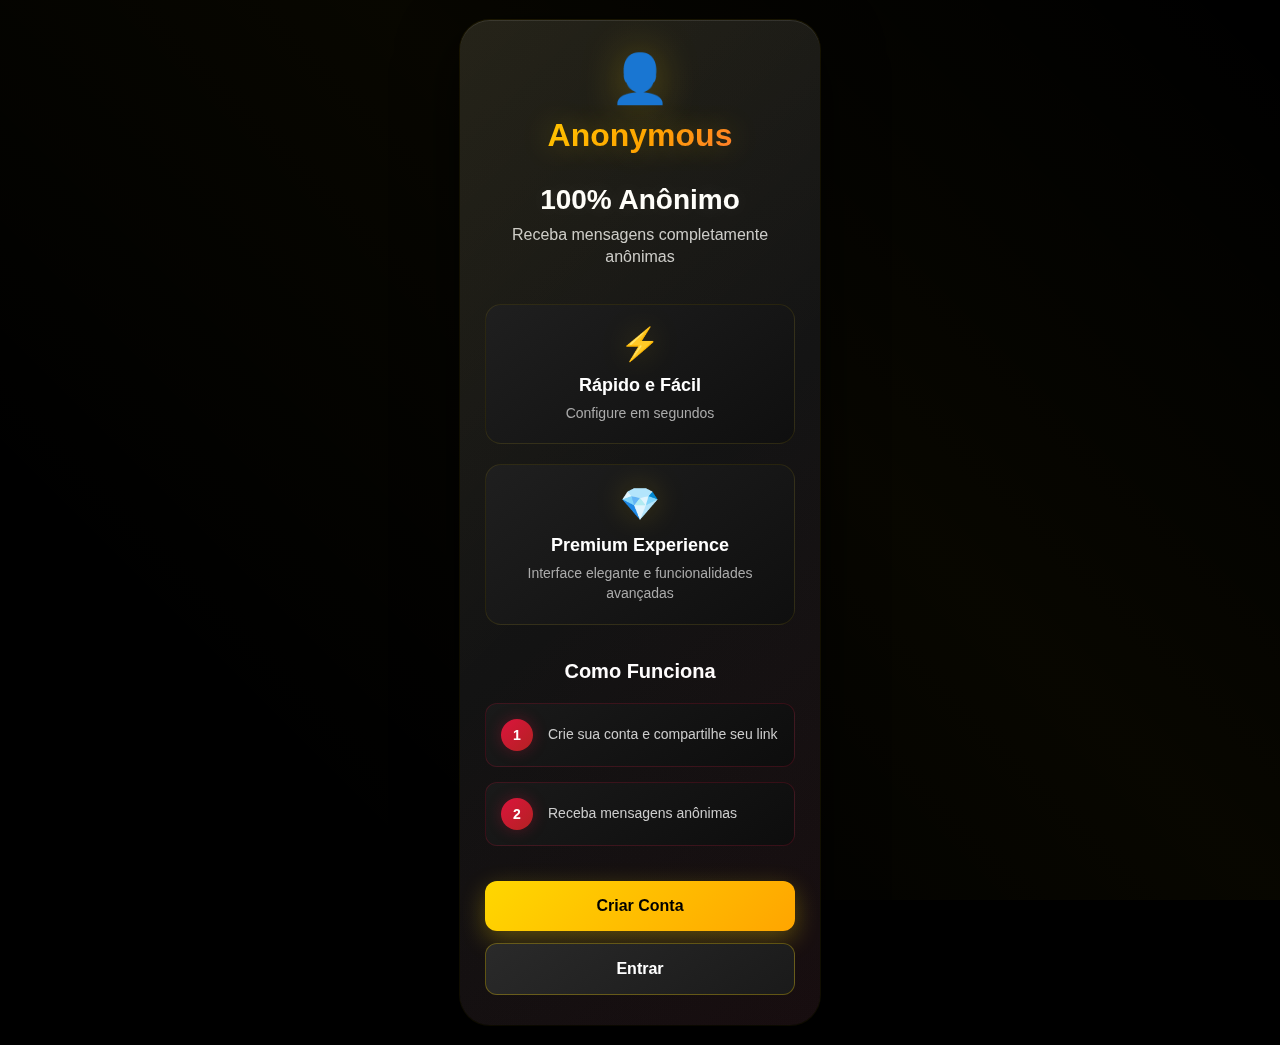
<file: index.html>
<!DOCTYPE html>
<html lang="pt-BR">
<head>
    <meta charset="UTF-8">
    <meta name="viewport" content="width=device-width, initial-scale=1.0">
    <title>Anonymous - Mensagens Anônimas</title>
    <link rel="stylesheet" href="styles.css">
    <link rel="icon" href="data:image/svg+xml,<svg xmlns='http://www.w3.org/2000/svg' viewBox='0 0 100 100'><text y='.9em' font-size='90'>👤</text></svg>">
</head>
<body>
    <div class="container">
        <div class="phone-frame">
            <!-- Página de envio de mensagem (quando tem parâmetro ?u=) -->
            <div id="sendPage" style="display: none;">
                <div class="header">
                    <div class="icon">👤</div>
                    <h1>Anonymous</h1>
                    <p id="targetUser">Envie uma mensagem anônima</p>
                </div>
                
                <form id="messageForm">
                    <div class="form-group">
                        <label for="message">Sua mensagem anônima</label>
                        <textarea id="message" name="message" required 
                                  placeholder="Digite sua mensagem aqui..." 
                                  maxlength="500" rows="6"></textarea>
                        <div style="text-align: right; font-size: 12px; color: #888; margin-top: 5px;">
                            <span id="charCount">0</span>/500 caracteres
                        </div>
                    </div>
                    
                    <!-- Captcha simples -->
                    <div class="form-group">
                        <label>Verificação (some os números):</label>
                        <div style="display: flex; align-items: center; gap: 10px;">
                            <span id="captchaQuestion" style="color: #FFD700; font-size: 18px; font-weight: 600;"></span>
                            <input type="number" id="captchaAnswer" required 
                                   style="width: 80px;" placeholder="?">
                        </div>
                    </div>
                    
                    <button type="submit" class="btn-primary" id="submitBtn">
                        Enviar Mensagem
                    </button>
                </form>
                
                <div class="warning">
                    <strong>🔒 Privacidade:</strong> Sua mensagem será enviada de forma completamente anônima. O destinatário não saberá quem enviou.
                </div>
                
                <a href="javascript:showHomePage()" class="back-link">← Voltar ao início</a>
            </div>

            <!-- Página inicial (quando não tem parâmetros) -->
            <div id="homePage">
                <div class="header">
                    <div class="icon">👤</div>
                    <h1>Anonymous</h1>
                </div>
                
                <div class="hero">
                    <h2>100% Anônimo</h2>
                    <p>Receba mensagens completamente anônimas</p>
                </div>
                
                <div class="features">
                    <div class="feature">
                        <span class="feature-icon">⚡</span>
                        <h3>Rápido e Fácil</h3>
                        <p>Configure em segundos</p>
                    </div>
                    
                    <div class="feature">
                        <span class="feature-icon">💎</span>
                        <h3>Premium Experience</h3>
                        <p>Interface elegante e funcionalidades avançadas</p>
                    </div>
                </div>
                
                <div class="how-it-works">
                    <h3>Como Funciona</h3>
                    <div class="steps">
                        <div class="step">
                            <span class="step-number">1</span>
                            <p>Crie sua conta e compartilhe seu link</p>
                        </div>
                        <div class="step">
                            <span class="step-number">2</span>
                            <p>Receba mensagens anônimas</p>
                        </div>
                    </div>
                </div>
                
                <div class="cta-buttons">
                    <button class="btn-primary" onclick="window.location.href='register.html'">
                        Criar Conta
                    </button>
                    <button class="btn-secondary" onclick="window.location.href='login.html'">
                        Entrar
                    </button>
                </div>
            </div>
        </div>
    </div>
    
    <!-- Modal de sucesso -->
    <div class="modal" id="successModal">
        <div class="modal-content" style="text-align: center;">
            <div style="font-size: 48px; margin-bottom: 20px;">✅</div>
            <h3 style="color: #28a745; margin-bottom: 15px;">Mensagem Enviada!</h3>
            <p style="color: #cccccc; margin-bottom: 25px;">
                Sua mensagem anônima foi enviada com sucesso!
            </p>
            
            <div style="background: rgba(255, 215, 0, 0.1); border: 1px solid rgba(255, 215, 0, 0.3); border-radius: 8px; padding: 15px; margin-bottom: 25px;">
                <p style="color: #FFD700; font-weight: 600; margin-bottom: 10px;">
                    Quer receber mensagens também?
                </p>
                <p style="color: #cccccc; font-size: 14px;">
                    Crie sua conta e comece a receber mensagens anônimas!
                </p>
            </div>
            
            <div style="display: grid; gap: 10px;">
                <button class="btn-primary" onclick="window.location.href='register.html'">
                    Criar Minha Conta
                </button>
                <button class="btn-secondary" onclick="closeSuccessModal()">
                    Fechar
                </button>
            </div>
        </div>
    </div>
    
    <script src="app.js"></script>
    <script src="animations.js"></script>
    <script>
        let targetSlug = null;
        let captchaAnswer = 0;
        
        // Verificar se é página de envio ou home
        function checkPageType() {
            const userSlug = Utils.getUrlParameter('u');
            
            if (userSlug) {
                // Mostrar página de envio
                targetSlug = userSlug;
                showSendPage();
            } else {
                // Mostrar página inicial
                showHomePage();
            }
        }
        
        function showSendPage() {
            document.getElementById('homePage').style.display = 'none';
            document.getElementById('sendPage').style.display = 'block';
            
            // Verificar se usuário existe
            if (!checkUserExists(targetSlug)) {
                return;
            }
            
            // Configurar página
            generateCaptcha();
            setupCharCounter();
            
            // Atualizar título
            document.title = `Enviar mensagem para ${targetSlug} - Anonymous`;
        }
        
        function showHomePage() {
            document.getElementById('sendPage').style.display = 'none';
            document.getElementById('homePage').style.display = 'block';
            document.title = 'Anonymous - Mensagens Anônimas';
            
            // Limpar URL
            if (window.location.search) {
                window.history.replaceState({}, document.title, window.location.pathname);
            }
        }
        
        // Verificar se usuário existe
        function checkUserExists(slug) {
            const user = UserManager.getUserBySlug(slug);
            
            if (user) {
                document.getElementById('targetUser').textContent = 
                    `Envie uma mensagem anônima para ${user.username}`;
                return true;
            } else {
                document.getElementById('targetUser').innerHTML = 
                    '<span style="color: #dc3545;">Usuário não encontrado</span>';
                document.getElementById('messageForm').style.display = 'none';
                return false;
            }
        }
        
        // Gerar captcha simples
        function generateCaptcha() {
            const num1 = Math.floor(Math.random() * 10) + 1;
            const num2 = Math.floor(Math.random() * 10) + 1;
            captchaAnswer = num1 + num2;
            document.getElementById('captchaQuestion').textContent = `${num1} + ${num2} =`;
        }
        
        // Contador de caracteres
        function setupCharCounter() {
            const textarea = document.getElementById('message');
            const charCount = document.getElementById('charCount');
            
            if (!textarea || !charCount) return;
            
            textarea.addEventListener('input', function() {
                const count = this.value.length;
                charCount.textContent = count;
                
                if (count > 450) {
                    charCount.style.color = '#dc3545';
                } else if (count > 400) {
                    charCount.style.color = '#ffc107';
                } else {
                    charCount.style.color = '#888';
                }
            });
        }
        
        // Enviar mensagem
        document.addEventListener('DOMContentLoaded', function() {
            const messageForm = document.getElementById('messageForm');
            if (messageForm) {
                messageForm.addEventListener('submit', function(e) {
                    e.preventDefault();
                    
                    const submitBtn = document.getElementById('submitBtn');
                    const originalText = submitBtn.textContent;
                    
                    try {
                        const message = document.getElementById('message').value.trim();
                        const userCaptcha = parseInt(document.getElementById('captchaAnswer').value);
                        
                        // Validações
                        if (!message) {
                            throw new Error('Mensagem não pode estar vazia');
                        }
                        
                        if (message.length > 500) {
                            throw new Error('Mensagem muito longa (máximo 500 caracteres)');
                        }
                        
                        if (userCaptcha !== captchaAnswer) {
                            throw new Error('Verificação incorreta. Tente novamente.');
                        }
                        
                        submitBtn.innerHTML = '<span class="loading"></span> Enviando...';
                        submitBtn.disabled = true;
                        
                        // Enviar mensagem
                        MessageManager.sendMessage(targetSlug, message);
                        
                        // Mostrar modal de sucesso após 1.5s
                        setTimeout(() => {
                            document.getElementById('successModal').classList.add('active');
                            
                            // Reset form
                            document.getElementById('messageForm').reset();
                            document.getElementById('charCount').textContent = '0';
                            generateCaptcha();
                            
                            submitBtn.textContent = originalText;
                            submitBtn.disabled = false;
                        }, 1500);
                        
                    } catch (error) {
                        Utils.showNotification(error.message, 'error');
                        submitBtn.textContent = originalText;
                        submitBtn.disabled = false;
                        
                        // Regenerar captcha em caso de erro
                        generateCaptcha();
                        document.getElementById('captchaAnswer').value = '';
                    }
                });
            }
        });
        
        function closeSuccessModal() {
            document.getElementById('successModal').classList.remove('active');
        }
        
        // Inicializar página
        document.addEventListener('DOMContentLoaded', function() {
            checkPageType();
            document.querySelector('.phone-frame').classList.add('fade-in');
        });
    </script>
</body>
</html>
</file>
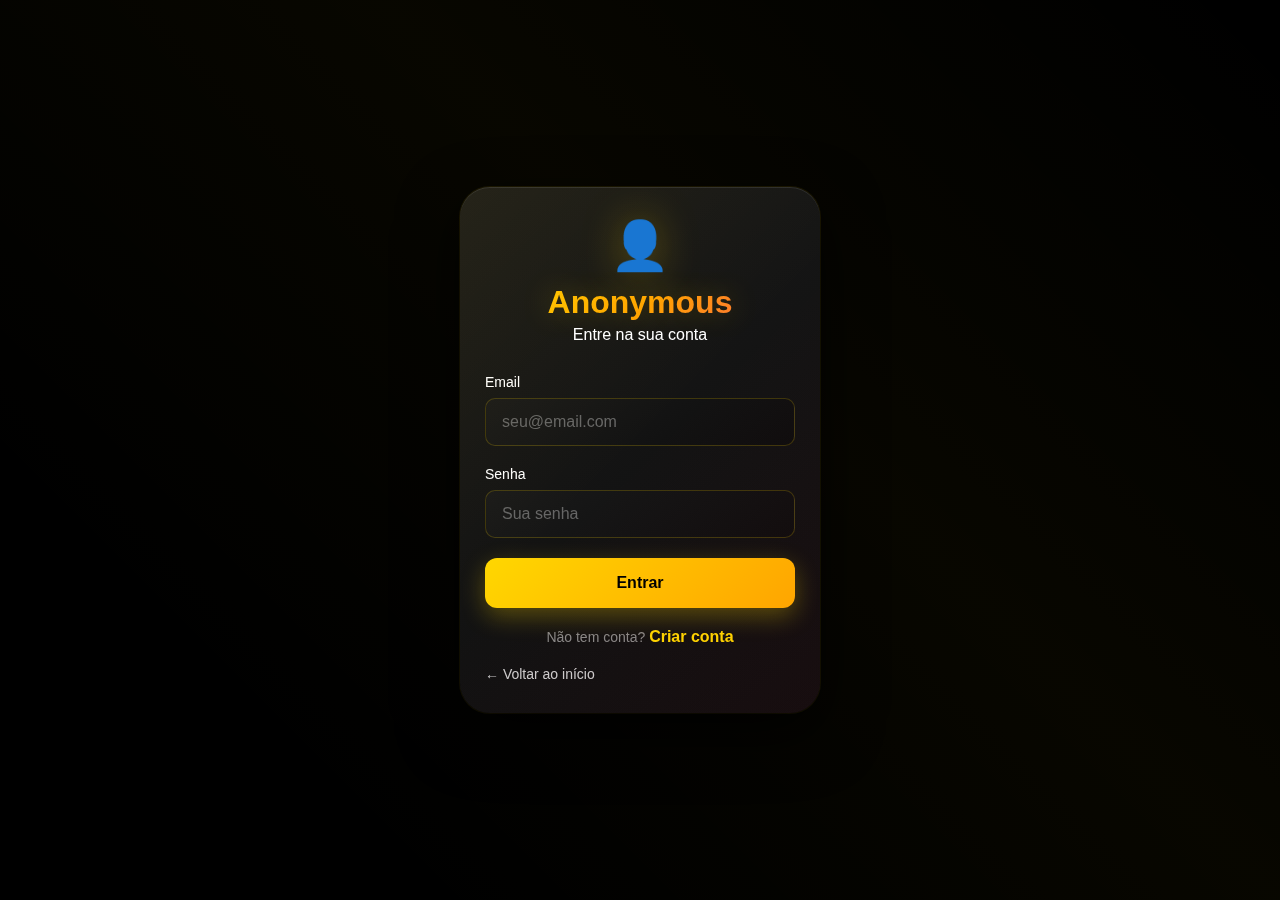
<file: dashboard.html>
<!DOCTYPE html>
<html lang="pt-BR">
<head>
    <meta charset="UTF-8">
    <meta name="viewport" content="width=device-width, initial-scale=1.0">
    <title>Dashboard - Anonymous</title>
    <link rel="stylesheet" href="styles.css">
    <link rel="icon" href="data:image/svg+xml,<svg xmlns='http://www.w3.org/2000/svg' viewBox='0 0 100 100'><text y='.9em' font-size='90'>👤</text></svg>">
    <script src="https://sdk.mercadopago.com/js/v2"></script>
</head>
<body>
    <div class="container">
        <div class="phone-frame fade-in">
            <div class="header">
                <div class="icon">👤</div>
                <h1>Anonymous</h1>
            </div>
            
            <div class="stats">
                <div class="credits" id="creditsDisplay">0 créditos</div>
                <button class="btn-primary" onclick="openPaymentModal()">
                    💎 Comprar Créditos
                </button>
            </div>
            
            <div class="link-section">
                <h3>Seu link para receber mensagens:</h3>
                <div class="link-input">
                    <input type="text" id="userLink" readonly>
                    <button class="btn-copy" onclick="copyLink()">Copiar</button>
                </div>
            </div>
            
            <div class="messages-section">
                <h3 id="messagesTitle">Suas Mensagens</h3>
                <div id="messagesList"></div>
            </div>
            
            <button class="btn-secondary" onclick="logout()" style="margin-top: 20px;">
                Sair
            </button>
        </div>
    </div>
    
    <!-- Modal de Compra de Créditos -->
    <div class="modal" id="paymentModal">
        <div class="modal-content">
            <button class="btn-close" onclick="closePaymentModal()">×</button>
            
            <div class="modal-header">
                <div style="font-size: 32px; margin-bottom: 10px;">💎</div>
                <h3>Comprar Créditos</h3>
                <p style="color: #cccccc; font-size: 14px;">Escolha seu pacote de créditos</p>
            </div>
            
            <div class="packages" id="packagesList">
                <div class="package" data-credits="1" data-price="5.00">
                    <div class="package-header">
                        <span class="package-credits">1 crédito</span>
                        <span class="package-price">R$ 5,00</span>
                    </div>
                    <div class="package-desc">Ideal para testar</div>
                </div>
                
                <div class="package" data-credits="5" data-price="25.00">
                    <div class="package-header">
                        <span class="package-credits">5 créditos</span>
                        <span class="package-price">R$ 25,00</span>
                    </div>
                    <div class="package-desc">Pacote básico</div>
                </div>
                
                <div class="package" data-credits="12" data-price="60.00">
                    <div class="package-header">
                        <span class="package-credits">12 créditos</span>
                        <span class="package-price">R$ 60,00</span>
                    </div>
                    <div class="package-desc">Mais popular</div>
                </div>
                
                <div class="package" data-credits="30" data-price="150.00">
                    <div class="package-header">
                        <span class="package-credits">30 créditos</span>
                        <span class="package-price">R$ 150,00</span>
                    </div>
                    <div class="package-desc">Melhor custo-benefício</div>
                </div>
                
                <div class="package" data-credits="120" data-price="600.00">
                    <div class="package-header">
                        <span class="package-credits">120 créditos</span>
                        <span class="package-price">R$ 600,00</span>
                    </div>
                    <div class="package-desc">Pacote premium</div>
                </div>
            </div>
            
            <div class="warning" style="margin-bottom: 20px;">
                <strong>⚠️ Aviso:</strong> Pistas geradas automaticamente; estimativas; não garantem identificação. Proibido usar para assédio, stalking ou qualquer crime.
            </div>
            
            <button class="btn-primary" id="buyBtn" onclick="processPayment()">
                Comprar Pacote
            </button>
        </div>
    </div>
    
    <!-- Modal de Pagamento PIX -->
    <div class="modal" id="pixModal">
        <div class="modal-content" style="text-align: center;">
            <button class="btn-close" onclick="closePixModal()">×</button>
            
            <div style="font-size: 32px; margin-bottom: 15px;">💳</div>
            <h3 style="color: #FFD700; margin-bottom: 10px;">Pagamento PIX</h3>
            <p id="paymentInfo" style="color: #cccccc; margin-bottom: 20px;"></p>
            
            <div id="qrCodeContainer" style="margin-bottom: 20px;">
                <img id="qrCodeImage" style="max-width: 200px; border-radius: 8px;">
            </div>
            
            <div style="margin-bottom: 20px;">
                <label style="color: #cccccc; font-size: 14px; display: block; margin-bottom: 8px;">
                    Código PIX:
                </label>
                <div style="display: flex; gap: 10px;">
                    <input id="pixCode" readonly 
                           style="flex: 1; padding: 12px; background: #1a1a1a; border: 1px solid #FFD700; border-radius: 8px; color: #fff; font-size: 12px;">
                    <button onclick="copyPixCode()" 
                            style="padding: 12px 20px; background: linear-gradient(135deg, #FFD700, #FFA500); color: #000; border: none; border-radius: 8px; font-weight: 600; cursor: pointer;">
                        Copiar
                    </button>
                </div>
            </div>
            
            <div style="color: #FFC107; font-size: 14px; margin-bottom: 20px;">
                <span>⏰ Expira em: </span>
                <span id="countdown" style="font-weight: 600;"></span>
            </div>
            
            <div style="display: flex; align-items: center; justify-content: center; gap: 10px; color: #cccccc;">
                <div class="loading"></div>
                <span>Aguardando pagamento...</span>
            </div>
        </div>
    </div>
    
    <script src="app.js"></script>
    <script src="animations.js"></script>
    <script>
        let currentUser = null;
        let selectedPackage = null;
        let paymentTimer = null;
        let countdownTimer = null;
        
        // Inicializar página
        document.addEventListener('DOMContentLoaded', function() {
            currentUser = UserManager.getCurrentUser();
            
            if (!currentUser) {
                window.location.href = 'login.html';
                return;
            }
            
            loadUserData();
            loadMessages();
        });
        
        function loadUserData() {
            // Atualizar créditos
            document.getElementById('creditsDisplay').textContent = `${currentUser.credits} créditos`;
            
            // Gerar link
            const link = `${window.location.origin}/?u=${currentUser.slug}`;
            document.getElementById('userLink').value = link;
        }
        
        function loadMessages() {
            const messages = MessageManager.getUserMessages(currentUser.id);
            const messagesList = document.getElementById('messagesList');
            const messagesTitle = document.getElementById('messagesTitle');
            
            messagesTitle.textContent = `Suas Mensagens ${messages.length} mensagens`;
            
            if (messages.length === 0) {
                messagesList.innerHTML = `
                    <div class="empty-state">
                        <div class="icon">📭</div>
                        <p>Nenhuma mensagem ainda</p>
                        <p style="font-size: 12px; margin-top: 5px;">
                            Compartilhe seu link para receber mensagens anônimas!
                        </p>
                    </div>
                `;
                return;
            }
            
            messagesList.innerHTML = messages.map(message => `
                <div class="message-item">
                    <div class="message-content">${message.content}</div>
                    <div class="message-meta">
                        <span>${Utils.formatDate(message.created_at)}</span>
                        <button class="btn-unlock" onclick="unlockClue('${message.id}')">
                            Desbloquear Pista
                        </button>
                    </div>
                </div>
            `).join('');
        }
        
        function copyLink() {
            const link = document.getElementById('userLink').value;
            Utils.copyToClipboard(link);
        }
        
        function logout() {
            UserManager.logout();
            window.location.href = 'index.html';
        }
        
        // Sistema de pagamento
        function openPaymentModal() {
            document.getElementById('paymentModal').classList.add('active');
            setupPackageSelection();
        }
        
        function closePaymentModal() {
            document.getElementById('paymentModal').classList.remove('active');
            selectedPackage = null;
            document.querySelectorAll('.package').forEach(p => p.classList.remove('selected'));
        }
        
        function setupPackageSelection() {
            document.querySelectorAll('.package').forEach(package => {
                package.addEventListener('click', function() {
                    // Remover seleção anterior
                    document.querySelectorAll('.package').forEach(p => p.classList.remove('selected'));
                    
                    // Selecionar atual
                    this.classList.add('selected');
                    
                    selectedPackage = {
                        credits: parseInt(this.dataset.credits),
                        price: parseFloat(this.dataset.price)
                    };
                });
            });
        }
        
        async function processPayment() {
            if (!selectedPackage) {
                Utils.showNotification('Selecione um pacote primeiro', 'error');
                return;
            }
            
            const buyBtn = document.getElementById('buyBtn');
            const originalText = buyBtn.textContent;
            
            buyBtn.innerHTML = '<span class="loading"></span> Processando...';
            buyBtn.disabled = true;
            
            try {
                // Criar pagamento no Mercado Pago
                const externalId = `${currentUser.id}_${Date.now()}`;
                const payment = await MercadoPagoManager.createPayment(
                    selectedPackage.price,
                    `${selectedPackage.credits} créditos - Anonymous`,
                    externalId
                );
                
                // Fechar modal de seleção
                closePaymentModal();
                
                // Abrir modal PIX
                showPixPayment(payment);
                
                // Iniciar verificação de pagamento
                startPaymentVerification(payment.id, selectedPackage.credits);
                
            } catch (error) {
                console.error('Erro ao processar pagamento:', error);
                
                // Mesmo com erro, criar pagamento fallback
                const externalId = `${currentUser.id}_${Date.now()}`;
                const fallbackPayment = {
                    id: `mp_${Date.now()}`,
                    status: 'pending',
                    amount: selectedPackage.price,
                    currency: 'BRL',
                    description: `${selectedPackage.credits} créditos - Anonymous`,
                    external_id: externalId,
                    pix_code: generateFallbackPix(selectedPackage.price),
                    qr_url: `https://api.qrserver.com/v1/create-qr-code/?size=200x200&data=${encodeURIComponent(generateFallbackPix(selectedPackage.price))}`,
                    expires_at: new Date(Date.now() + 30 * 60 * 1000).toISOString(),
                    created_at: new Date().toISOString()
                };
                
                // Fechar modal de seleção
                closePaymentModal();
                
                // Abrir modal PIX
                showPixPayment(fallbackPayment);
                
                // Iniciar verificação de pagamento
                startPaymentVerification(fallbackPayment.id, selectedPackage.credits);
            }
        }
        
        function generateFallbackPix(amount) {
            // Gerar código PIX básico para fallback usando suas credenciais
            const pixKey = '4079706620264262'; // Seu CLIENT_ID como chave PIX
            const merchantName = 'Anonymous App';
            const merchantCity = 'SAO PAULO';
            const txId = Date.now().toString().slice(-10);
            
            // Formato PIX padrão
            return `00020126580014BR.GOV.BCB.PIX0136${pixKey}520400005303986540${amount.toFixed(2)}5802BR5913${merchantName}6009${merchantCity}62070503${txId}6304XXXX`;
        }
        
        function showPixPayment(payment) {
            document.getElementById('paymentInfo').textContent = 
                `Pacote: ${selectedPackage.credits} créditos - R$ ${selectedPackage.price.toFixed(2)}`;
            
            document.getElementById('qrCodeImage').src = payment.qr_url;
            document.getElementById('pixCode').value = payment.pix_code;
            
            document.getElementById('pixModal').classList.add('active');
            
            // Iniciar countdown
            startCountdown(payment.expires_at);
        }
        
        function startCountdown(expiresAt) {
            const expiryTime = new Date(expiresAt).getTime();
            
            countdownTimer = setInterval(() => {
                const now = new Date().getTime();
                const timeLeft = expiryTime - now;
                
                if (timeLeft <= 0) {
                    clearInterval(countdownTimer);
                    document.getElementById('countdown').textContent = 'Expirado';
                    return;
                }
                
                const minutes = Math.floor((timeLeft % (1000 * 60 * 60)) / (1000 * 60));
                const seconds = Math.floor((timeLeft % (1000 * 60)) / 1000);
                
                document.getElementById('countdown').textContent = 
                    `${minutes.toString().padStart(2, '0')}:${seconds.toString().padStart(2, '0')}`;
            }, 1000);
        }
        
        function startPaymentVerification(paymentId, credits) {
            paymentTimer = setInterval(async () => {
                try {
                    const status = await MercadoPagoManager.checkPaymentStatus(paymentId);
                    
                    if (status.status === 'paid') {
                        clearInterval(paymentTimer);
                        clearInterval(countdownTimer);
                        
                        // Adicionar créditos
                        UserManager.updateCredits(currentUser.id, credits);
                        currentUser.credits += credits;
                        
                        // Atualizar display
                        document.getElementById('creditsDisplay').textContent = `${currentUser.credits} créditos`;
                        
                        // Fechar modal
                        closePixModal();
                        
                        Utils.showNotification(`${credits} créditos adicionados com sucesso!`, 'success');
                    }
                } catch (error) {
                    console.error('Erro ao verificar pagamento:', error);
                }
            }, 3000); // Verificar a cada 3 segundos
        }
        
        function closePixModal() {
            document.getElementById('pixModal').classList.remove('active');
            
            if (paymentTimer) {
                clearInterval(paymentTimer);
                paymentTimer = null;
            }
            
            if (countdownTimer) {
                clearInterval(countdownTimer);
                countdownTimer = null;
            }
        }
        
        function copyPixCode() {
            const pixCode = document.getElementById('pixCode').value;
            Utils.copyToClipboard(pixCode);
        }
        
        function unlockClue(messageId) {
            if (currentUser.credits <= 0) {
                Utils.showNotification('Você precisa de créditos para desbloquear pistas', 'error');
                openPaymentModal();
                return;
            }
            
            // Simular desbloqueio de pista
            const clues = [
                'Possível região: Sudeste',
                'Horário de envio: Manhã',
                'Dispositivo: Mobile',
                'Primeira letra do nome: M',
                'Idade estimada: 20-30 anos'
            ];
            
            const randomClue = clues[Math.floor(Math.random() * clues.length)];
            
            // Descontar crédito
            UserManager.updateCredits(currentUser.id, -1);
            currentUser.credits -= 1;
            document.getElementById('creditsDisplay').textContent = `${currentUser.credits} créditos`;
            
            Utils.showNotification(`Pista desbloqueada: ${randomClue}`, 'success');
        }
    </script>
</body>
</html>
</file>
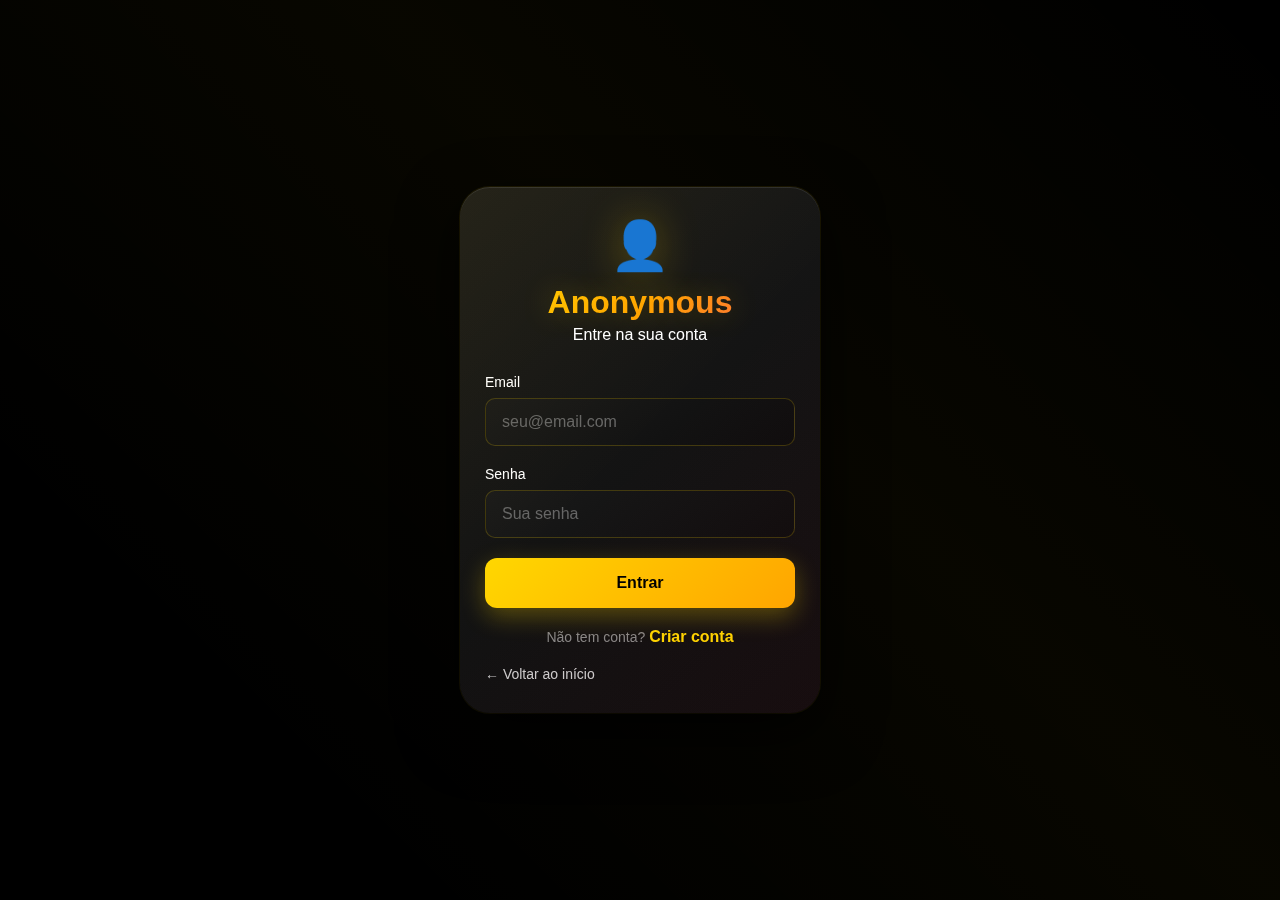
<file: login.html>
<!DOCTYPE html>
<html lang="pt-BR">
<head>
    <meta charset="UTF-8">
    <meta name="viewport" content="width=device-width, initial-scale=1.0">
    <title>Entrar - Anonymous</title>
    <link rel="stylesheet" href="styles.css">
    <link rel="icon" href="data:image/svg+xml,<svg xmlns='http://www.w3.org/2000/svg' viewBox='0 0 100 100'><text y='.9em' font-size='90'>👤</text></svg>">
</head>
<body>
    <div class="container">
        <div class="phone-frame fade-in">
            <div class="header">
                <div class="icon">👤</div>
                <h1>Anonymous</h1>
                <p>Entre na sua conta</p>
            </div>
            
            <form id="loginForm">
                <div class="form-group">
                    <label for="email">Email</label>
                    <input type="email" id="email" name="email" required 
                           placeholder="seu@email.com">
                </div>
                
                <div class="form-group">
                    <label for="password">Senha</label>
                    <input type="password" id="password" name="password" required 
                           placeholder="Sua senha">
                </div>
                
                <button type="submit" class="btn-primary" id="submitBtn">
                    Entrar
                </button>
            </form>
            
            <div style="text-align: center; margin-top: 20px;">
                <span style="color: #888888; font-size: 14px;">Não tem conta? </span>
                <a href="register.html" style="color: #FFD700; text-decoration: none; font-weight: 600;">
                    Criar conta
                </a>
            </div>
            
            <a href="index.html" class="back-link">← Voltar ao início</a>
        </div>
    </div>
    
    <script src="app.js"></script>
    <script src="animations.js"></script>
    <script>
        document.getElementById('loginForm').addEventListener('submit', function(e) {
            e.preventDefault();
            
            const submitBtn = document.getElementById('submitBtn');
            const originalText = submitBtn.textContent;
            
            try {
                const email = document.getElementById('email').value.trim();
                const password = document.getElementById('password').value;
                
                // Validações
                if (!email || !password) {
                    throw new Error('Todos os campos são obrigatórios');
                }
                
                submitBtn.innerHTML = '<span class="loading"></span> Entrando...';
                submitBtn.disabled = true;
                
                // Simular delay
                setTimeout(() => {
                    try {
                        const user = UserManager.login(email, password);
                        Utils.showNotification('Login realizado com sucesso!', 'success');
                        
                        // Redirecionar para dashboard
                        setTimeout(() => {
                            window.location.href = 'dashboard.html';
                        }, 1000);
                        
                    } catch (error) {
                        Utils.showNotification(error.message, 'error');
                        submitBtn.textContent = originalText;
                        submitBtn.disabled = false;
                    }
                }, 1000);
                
            } catch (error) {
                Utils.showNotification(error.message, 'error');
                submitBtn.textContent = originalText;
                submitBtn.disabled = false;
            }
        });
    </script>
</body>
</html>
</file>
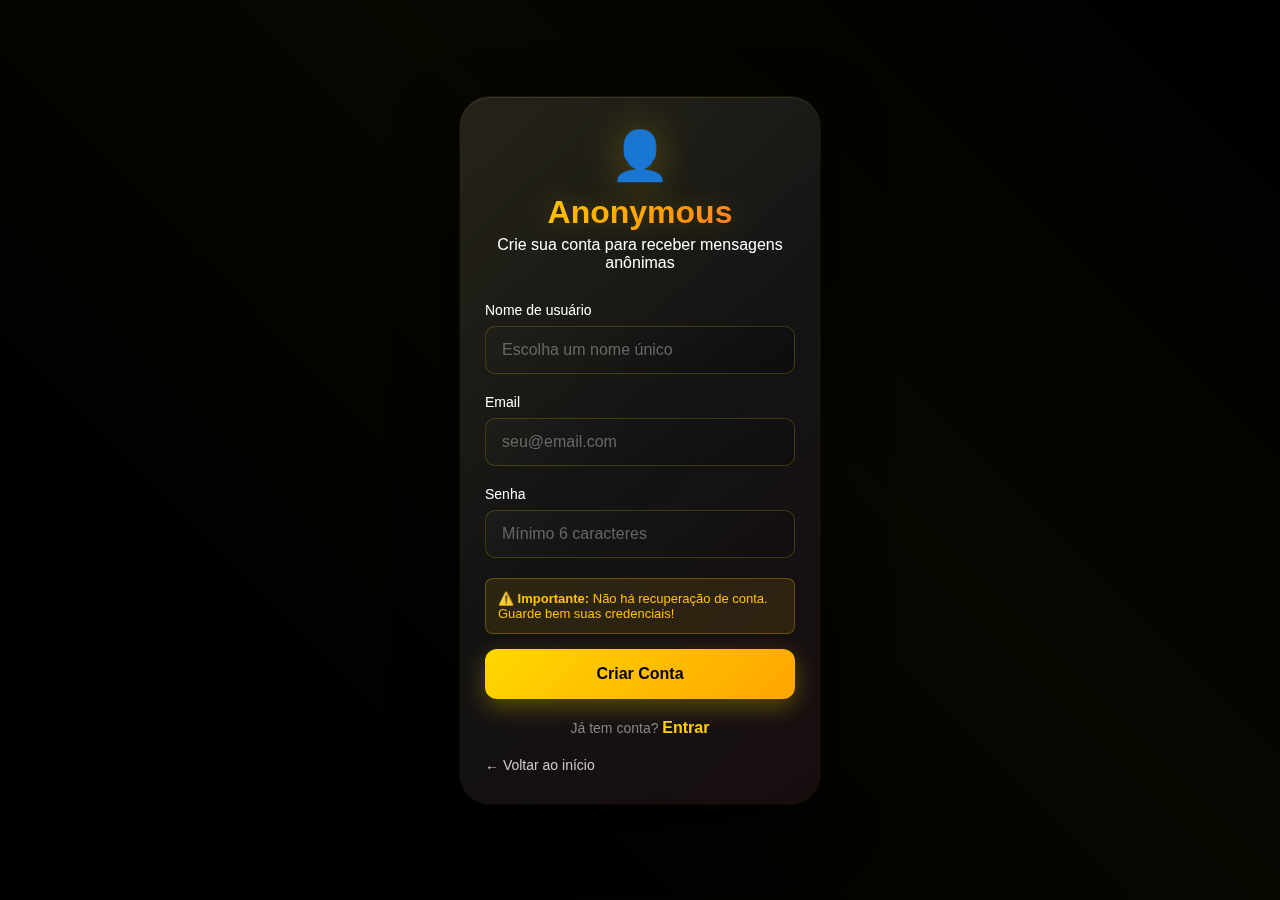
<file: register.html>
<!DOCTYPE html>
<html lang="pt-BR">
<head>
    <meta charset="UTF-8">
    <meta name="viewport" content="width=device-width, initial-scale=1.0">
    <title>Criar Conta - Anonymous</title>
    <link rel="stylesheet" href="styles.css">
    <link rel="icon" href="data:image/svg+xml,<svg xmlns='http://www.w3.org/2000/svg' viewBox='0 0 100 100'><text y='.9em' font-size='90'>👤</text></svg>">
</head>
<body>
    <div class="container">
        <div class="phone-frame fade-in">
            <div class="header">
                <div class="icon">👤</div>
                <h1>Anonymous</h1>
                <p>Crie sua conta para receber mensagens anônimas</p>
            </div>
            
            <form id="registerForm">
                <div class="form-group">
                    <label for="username">Nome de usuário</label>
                    <input type="text" id="username" name="username" required 
                           placeholder="Escolha um nome único" 
                           pattern="[a-zA-Z0-9_]+" 
                           title="Apenas letras, números e underscore">
                </div>
                
                <div class="form-group">
                    <label for="email">Email</label>
                    <input type="email" id="email" name="email" required 
                           placeholder="seu@email.com">
                </div>
                
                <div class="form-group">
                    <label for="password">Senha</label>
                    <input type="password" id="password" name="password" required 
                           placeholder="Mínimo 6 caracteres" 
                           minlength="6">
                </div>
                
                <div class="warning">
                    <strong>⚠️ Importante:</strong> Não há recuperação de conta. Guarde bem suas credenciais!
                </div>
                
                <button type="submit" class="btn-primary" id="submitBtn">
                    Criar Conta
                </button>
            </form>
            
            <div style="text-align: center; margin-top: 20px;">
                <span style="color: #888888; font-size: 14px;">Já tem conta? </span>
                <a href="login.html" style="color: #FFD700; text-decoration: none; font-weight: 600;">
                    Entrar
                </a>
            </div>
            
            <a href="index.html" class="back-link">← Voltar ao início</a>
        </div>
    </div>
    
    <script src="app.js"></script>
    <script src="animations.js"></script>
    <script>
        document.getElementById('registerForm').addEventListener('submit', function(e) {
            e.preventDefault();
            
            const submitBtn = document.getElementById('submitBtn');
            const originalText = submitBtn.textContent;
            
            try {
                const username = document.getElementById('username').value.trim();
                const email = document.getElementById('email').value.trim();
                const password = document.getElementById('password').value;
                
                // Validações
                if (!username || !email || !password) {
                    throw new Error('Todos os campos são obrigatórios');
                }
                
                if (username.length < 3) {
                    throw new Error('Nome de usuário deve ter pelo menos 3 caracteres');
                }
                
                if (!/^[a-zA-Z0-9_]+$/.test(username)) {
                    throw new Error('Nome de usuário deve conter apenas letras, números e underscore');
                }
                
                if (password.length < 6) {
                    throw new Error('Senha deve ter pelo menos 6 caracteres');
                }
                
                submitBtn.innerHTML = '<span class="loading"></span> Criando...';
                submitBtn.disabled = true;
                
                // Simular delay
                setTimeout(() => {
                    try {
                        const user = UserManager.createUser(username, email, password);
                        Utils.showNotification('Conta criada com sucesso!', 'success');
                        
                        // Redirecionar para dashboard
                        setTimeout(() => {
                            window.location.href = 'dashboard.html';
                        }, 1000);
                        
                    } catch (error) {
                        Utils.showNotification(error.message, 'error');
                        submitBtn.textContent = originalText;
                        submitBtn.disabled = false;
                    }
                }, 1000);
                
            } catch (error) {
                Utils.showNotification(error.message, 'error');
                submitBtn.textContent = originalText;
                submitBtn.disabled = false;
            }
        });
    </script>
</body>
</html>
</file>
<file: styles.css>
* {
    margin: 0;
    padding: 0;
    box-sizing: border-box;
}

body {
    font-family: -apple-system, BlinkMacSystemFont, 'Segoe UI', Roboto, Oxygen, Ubuntu, Cantarell, sans-serif;
    background: #000000;
    color: #ffffff;
    min-height: 100vh;
    display: flex;
    align-items: center;
    justify-content: center;
    overflow-x: hidden;
    position: relative;
}

/* Efeito shimmer de fundo mais suave */
body::before {
    content: '';
    position: fixed;
    top: 0;
    left: 0;
    width: 100%;
    height: 100%;
    background: linear-gradient(
        45deg,
        transparent 30%,
        rgba(255, 215, 0, 0.03) 50%,
        transparent 70%
    );
    background-size: 200% 200%;
    animation: shimmer 8s ease-in-out infinite;
    pointer-events: none;
    z-index: 0;
}

@keyframes shimmer {
    0%, 100% { background-position: 0% 0%; }
    50% { background-position: 100% 100%; }
}

.container {
    position: relative;
    z-index: 1;
    width: 100%;
    max-width: 400px;
    padding: 20px;
}

.phone-frame {
    background: linear-gradient(145deg, #1a1a1a, #0d0d0d);
    border-radius: 30px;
    padding: 30px 25px;
    box-shadow: 
        0 20px 60px rgba(0, 0, 0, 0.8),
        0 0 0 1px rgba(255, 215, 0, 0.1),
        inset 0 1px 0 rgba(255, 255, 255, 0.1);
    position: relative;
    overflow: hidden;
}

.phone-frame::before {
    content: '';
    position: absolute;
    top: 0;
    left: 0;
    right: 0;
    bottom: 0;
    background: linear-gradient(
        135deg,
        rgba(255, 215, 0, 0.05) 0%,
        transparent 50%,
        rgba(220, 20, 60, 0.05) 100%
    );
    pointer-events: none;
}

.header {
    text-align: center;
    margin-bottom: 30px;
    position: relative;
}

.icon {
    font-size: 48px;
    margin-bottom: 10px;
    filter: drop-shadow(0 0 20px rgba(255, 215, 0, 0.3));
}

h1 {
    font-size: 32px;
    font-weight: 700;
    background: linear-gradient(135deg, #FFD700, #FFA500, #FF6347);
    -webkit-background-clip: text;
    -webkit-text-fill-color: transparent;
    background-clip: text;
    text-shadow: 0 0 30px rgba(255, 215, 0, 0.3);
    margin-bottom: 5px;
}

.hero {
    text-align: center;
    margin-bottom: 35px;
}

.hero h2 {
    font-size: 28px;
    font-weight: 600;
    color: #ffffff;
    margin-bottom: 8px;
    text-shadow: 0 0 20px rgba(255, 255, 255, 0.1);
}

.hero p {
    color: #cccccc;
    font-size: 16px;
    line-height: 1.4;
}

.features {
    display: grid;
    gap: 20px;
    margin-bottom: 35px;
}

.feature {
    background: linear-gradient(145deg, #1f1f1f, #0f0f0f);
    padding: 20px;
    border-radius: 16px;
    text-align: center;
    border: 1px solid rgba(255, 215, 0, 0.1);
    transition: all 0.3s ease;
    position: relative;
    overflow: hidden;
}

.feature::before {
    content: '';
    position: absolute;
    top: 0;
    left: -100%;
    width: 100%;
    height: 100%;
    background: linear-gradient(
        90deg,
        transparent,
        rgba(255, 215, 0, 0.1),
        transparent
    );
    transition: left 0.5s ease;
}

.feature:hover::before {
    left: 100%;
}

.feature:hover {
    transform: translateY(-2px);
    border-color: rgba(255, 215, 0, 0.3);
    box-shadow: 0 10px 30px rgba(255, 215, 0, 0.1);
}

.feature-icon {
    font-size: 32px;
    display: block;
    margin-bottom: 12px;
    filter: drop-shadow(0 0 15px rgba(255, 215, 0, 0.2));
}

.feature h3 {
    font-size: 18px;
    font-weight: 600;
    color: #ffffff;
    margin-bottom: 8px;
}

.feature p {
    color: #aaaaaa;
    font-size: 14px;
    line-height: 1.4;
}

.how-it-works {
    margin-bottom: 35px;
}

.how-it-works h3 {
    text-align: center;
    font-size: 20px;
    font-weight: 600;
    color: #ffffff;
    margin-bottom: 20px;
}

.steps {
    display: grid;
    gap: 15px;
}

.step {
    display: flex;
    align-items: center;
    gap: 15px;
    padding: 15px;
    background: linear-gradient(145deg, #1a1a1a, #0d0d0d);
    border-radius: 12px;
    border: 1px solid rgba(220, 20, 60, 0.2);
}

.step-number {
    width: 32px;
    height: 32px;
    border-radius: 50%;
    background: linear-gradient(135deg, #DC143C, #B22222);
    color: #ffffff;
    display: flex;
    align-items: center;
    justify-content: center;
    font-weight: 600;
    font-size: 14px;
    box-shadow: 0 0 15px rgba(220, 20, 60, 0.3);
    flex-shrink: 0;
}

.step p {
    color: #cccccc;
    font-size: 14px;
    line-height: 1.4;
}

.cta-buttons {
    display: grid;
    gap: 12px;
}

.btn-primary, .btn-secondary {
    width: 100%;
    padding: 16px 24px;
    border: none;
    border-radius: 12px;
    font-size: 16px;
    font-weight: 600;
    cursor: pointer;
    transition: all 0.3s ease;
    position: relative;
    overflow: hidden;
}

.btn-primary {
    background: linear-gradient(135deg, #FFD700, #FFA500);
    color: #000000;
    box-shadow: 0 8px 25px rgba(255, 215, 0, 0.3);
}

.btn-primary::before {
    content: '';
    position: absolute;
    top: 0;
    left: -100%;
    width: 100%;
    height: 100%;
    background: linear-gradient(
        90deg,
        transparent,
        rgba(255, 255, 255, 0.2),
        transparent
    );
    transition: left 0.5s ease;
}

.btn-primary:hover::before {
    left: 100%;
}

.btn-primary:hover {
    transform: translateY(-2px);
    box-shadow: 0 12px 35px rgba(255, 215, 0, 0.4);
}

.btn-secondary {
    background: linear-gradient(145deg, #2a2a2a, #1a1a1a);
    color: #ffffff;
    border: 1px solid rgba(255, 215, 0, 0.3);
}

.btn-secondary:hover {
    transform: translateY(-2px);
    border-color: rgba(255, 215, 0, 0.5);
    box-shadow: 0 8px 25px rgba(255, 215, 0, 0.1);
}

/* Responsivo */
@media (max-width: 480px) {
    .container {
        padding: 15px;
    }
    
    .phone-frame {
        padding: 25px 20px;
        border-radius: 25px;
    }
    
    h1 {
        font-size: 28px;
    }
    
    .hero h2 {
        font-size: 24px;
    }
}

/* Formulários */
.form-group {
    margin-bottom: 20px;
}

.form-group label {
    display: block;
    margin-bottom: 8px;
    color: #ffffff;
    font-weight: 500;
    font-size: 14px;
}

.form-group input,
.form-group textarea {
    width: 100%;
    padding: 14px 16px;
    background: linear-gradient(145deg, #1a1a1a, #0d0d0d);
    border: 1px solid rgba(255, 215, 0, 0.2);
    border-radius: 10px;
    color: #ffffff;
    font-size: 16px;
    transition: all 0.3s ease;
}

.form-group input:focus,
.form-group textarea:focus {
    outline: none;
    border-color: rgba(255, 215, 0, 0.5);
    box-shadow: 0 0 0 3px rgba(255, 215, 0, 0.1);
}

.form-group input::placeholder,
.form-group textarea::placeholder {
    color: #666666;
}

.warning {
    background: rgba(255, 193, 7, 0.1);
    border: 1px solid rgba(255, 193, 7, 0.3);
    border-radius: 8px;
    padding: 12px;
    margin: 15px 0;
    font-size: 13px;
    color: #FFC107;
}

.back-link {
    display: inline-flex;
    align-items: center;
    color: #cccccc;
    text-decoration: none;
    font-size: 14px;
    margin-top: 20px;
    transition: color 0.3s ease;
    cursor: pointer;
}

.back-link:hover {
    color: #FFD700;
}

/* Dashboard específico */
.stats {
    background: linear-gradient(145deg, #1a1a1a, #0d0d0d);
    border-radius: 16px;
    padding: 20px;
    text-align: center;
    margin-bottom: 25px;
    border: 1px solid rgba(255, 215, 0, 0.1);
}

.credits {
    font-size: 24px;
    font-weight: 600;
    color: #FFD700;
    margin-bottom: 15px;
}

.link-section {
    margin-bottom: 30px;
}

.link-section h3 {
    font-size: 16px;
    color: #ffffff;
    margin-bottom: 10px;
}

.link-input {
    display: flex;
    gap: 10px;
    align-items: center;
}

.link-input input {
    flex: 1;
    padding: 12px 16px;
    background: linear-gradient(145deg, #1a1a1a, #0d0d0d);
    border: 1px solid rgba(255, 215, 0, 0.2);
    border-radius: 8px;
    color: #ffffff;
    font-size: 14px;
}

.btn-copy {
    padding: 12px 20px;
    background: linear-gradient(135deg, #FFD700, #FFA500);
    color: #000000;
    border: none;
    border-radius: 8px;
    font-weight: 600;
    cursor: pointer;
    transition: all 0.3s ease;
}

.btn-copy:hover {
    transform: translateY(-1px);
    box-shadow: 0 6px 20px rgba(255, 215, 0, 0.3);
}

.messages-section h3 {
    font-size: 18px;
    color: #FFD700;
    margin-bottom: 15px;
}

.message-item {
    background: linear-gradient(145deg, #1a1a1a, #0d0d0d);
    border-radius: 12px;
    padding: 15px;
    margin-bottom: 15px;
    border: 1px solid rgba(220, 20, 60, 0.2);
}

.message-content {
    color: #ffffff;
    font-size: 14px;
    line-height: 1.5;
    margin-bottom: 10px;
}

.message-meta {
    display: flex;
    justify-content: space-between;
    align-items: center;
    font-size: 12px;
    color: #888888;
}

.btn-unlock {
    padding: 8px 16px;
    background: linear-gradient(135deg, #DC143C, #B22222);
    color: #ffffff;
    border: none;
    border-radius: 6px;
    font-size: 12px;
    font-weight: 600;
    cursor: pointer;
    transition: all 0.3s ease;
}

.btn-unlock:hover {
    transform: translateY(-1px);
    box-shadow: 0 4px 15px rgba(220, 20, 60, 0.3);
}

.empty-state {
    text-align: center;
    padding: 40px 20px;
    color: #666666;
}

.empty-state .icon {
    font-size: 48px;
    margin-bottom: 15px;
    opacity: 0.5;
}

/* Modal de pagamento */
.modal {
    display: none;
    position: fixed;
    top: 0;
    left: 0;
    width: 100%;
    height: 100%;
    background: rgba(0, 0, 0, 0.8);
    z-index: 1000;
    backdrop-filter: blur(10px);
}

.modal.active {
    display: flex;
    align-items: center;
    justify-content: center;
}

.modal-content {
    background: linear-gradient(145deg, #1a1a1a, #0d0d0d);
    border-radius: 20px;
    padding: 30px;
    max-width: 400px;
    width: 90%;
    border: 1px solid rgba(255, 215, 0, 0.2);
    position: relative;
}

.modal-header {
    text-align: center;
    margin-bottom: 25px;
}

.modal-header h3 {
    color: #FFD700;
    font-size: 20px;
    margin-bottom: 10px;
}

.packages {
    display: grid;
    gap: 15px;
    margin-bottom: 25px;
}

.package {
    background: linear-gradient(145deg, #2a2a2a, #1a1a1a);
    border: 1px solid rgba(255, 215, 0, 0.2);
    border-radius: 12px;
    padding: 15px;
    cursor: pointer;
    transition: all 0.3s ease;
    position: relative;
}

.package:hover,
.package.selected {
    border-color: rgba(255, 215, 0, 0.5);
    transform: translateY(-2px);
    box-shadow: 0 8px 25px rgba(255, 215, 0, 0.1);
}

.package-header {
    display: flex;
    justify-content: space-between;
    align-items: center;
    margin-bottom: 5px;
}

.package-credits {
    font-weight: 600;
    color: #ffffff;
}

.package-price {
    font-weight: 600;
    color: #FFD700;
}

.package-desc {
    font-size: 12px;
    color: #888888;
}

.btn-close {
    position: absolute;
    top: 15px;
    right: 15px;
    background: none;
    border: none;
    color: #888888;
    font-size: 20px;
    cursor: pointer;
    transition: color 0.3s ease;
}

.btn-close:hover {
    color: #ffffff;
}

/* Animações de entrada */
.fade-in {
    animation: fadeIn 0.5s ease-out;
}

@keyframes fadeIn {
    from {
        opacity: 0;
        transform: translateY(20px);
    }
    to {
        opacity: 1;
        transform: translateY(0);
    }
}

/* Loading */
.loading {
    display: inline-block;
    width: 20px;
    height: 20px;
    border: 2px solid rgba(255, 215, 0, 0.3);
    border-radius: 50%;
    border-top-color: #FFD700;
    animation: spin 1s ease-in-out infinite;
}

@keyframes spin {
    to { transform: rotate(360deg); }
}
</file>
